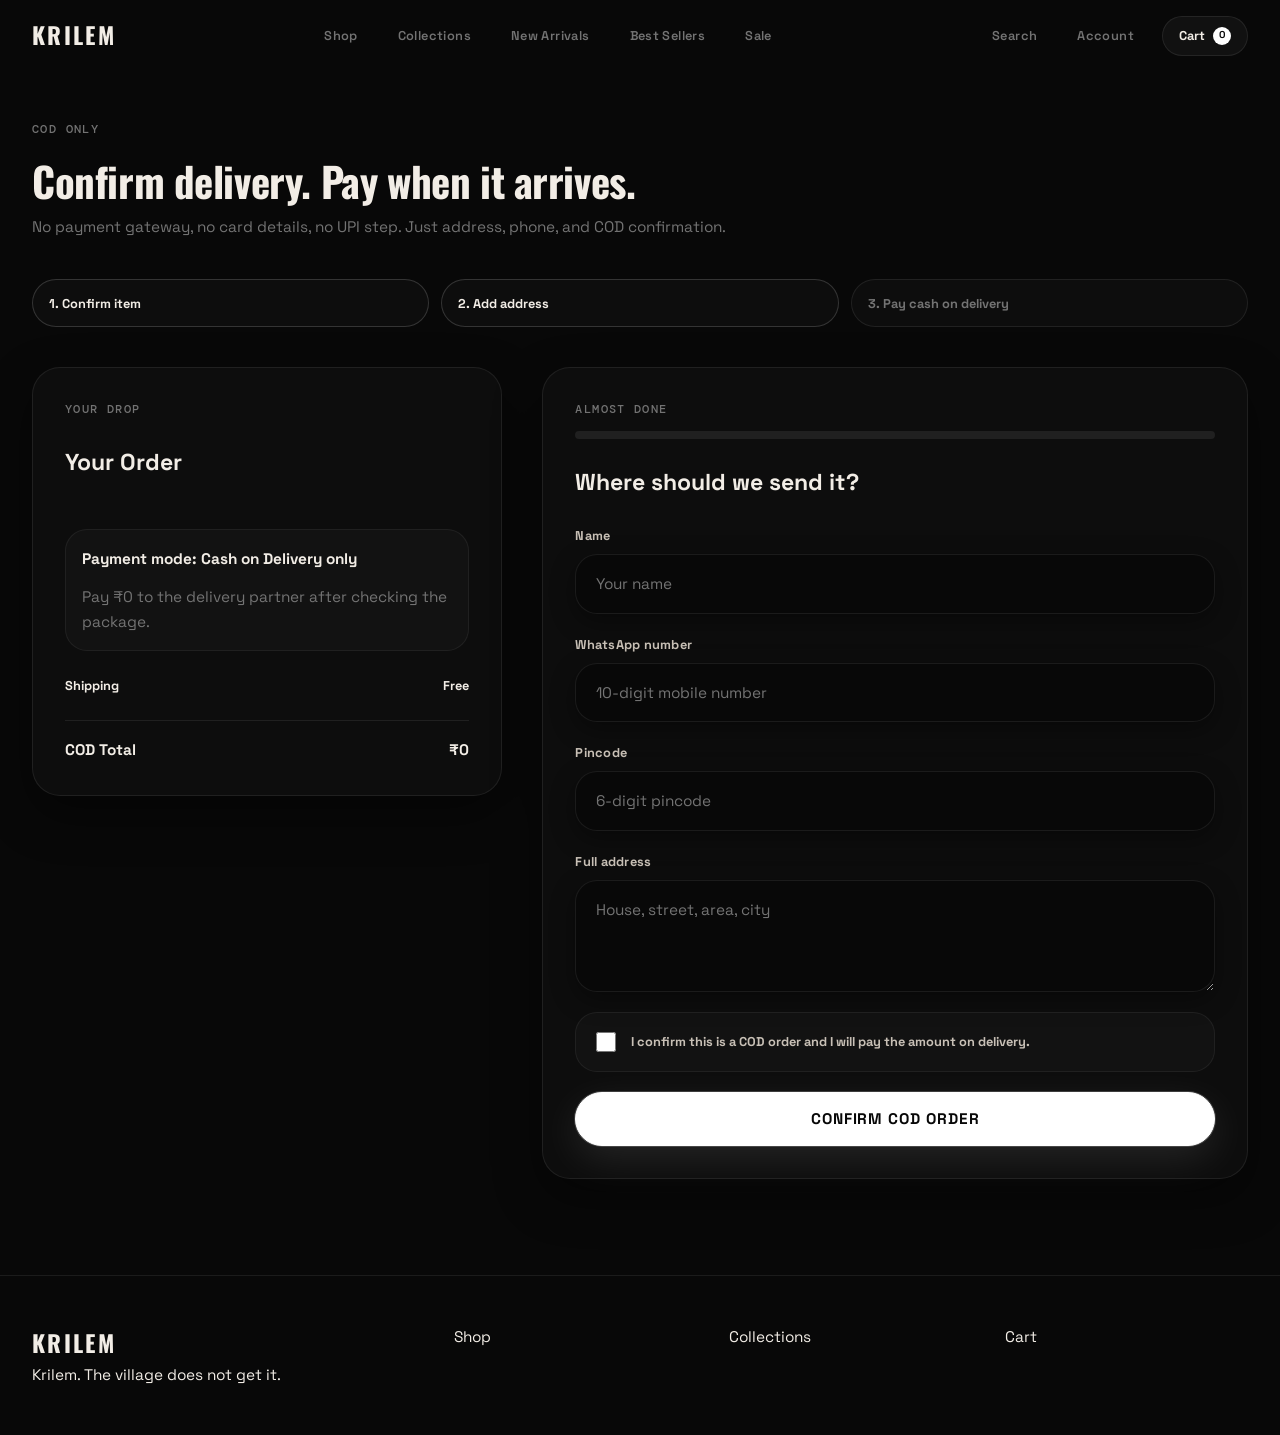
<file: cart.html>
<!DOCTYPE html>
<html lang="en">
<head>
  <meta charset="UTF-8">
  <meta name="viewport" content="width=device-width, initial-scale=1.0">
  <meta name="description" content="Review your Krilem cart and place a Cash on Delivery order. No payment gateway needed — pay when your tee arrives.">
  <title>COD Order | Krilem</title>
  <link rel="icon" href="./favicon.ico" type="image/x-icon">
  <link rel="preconnect" href="https://fonts.googleapis.com">
  <link rel="preconnect" href="https://fonts.gstatic.com" crossorigin>
  <link href="https://fonts.googleapis.com/css2?family=DM+Mono:wght@400;500&family=Oswald:wght@500;600;700&family=Space+Grotesk:wght@400;500;600;700&display=swap" rel="stylesheet">
  <link rel="stylesheet" href="./css/tokens.css">
  <link rel="stylesheet" href="./css/base.css">
  <link rel="stylesheet" href="./css/components.css">
  <link rel="stylesheet" href="./css/pages/cart.css">
</head>
<body>
  <a href="#main" class="sr-only">Skip to content</a>
  <header class="site-header" data-header>
    <div class="container nav-wrap">
      <a class="brand" href="./index.html">Krilem</a>
      <nav class="nav-links" aria-label="Primary"><a class="nav-link" href="./shop.html">Shop</a><a class="nav-link" href="./collections/anime.html">Collections</a><a class="nav-link" href="./new-arrivals.html">New Arrivals</a><a class="nav-link" href="./best-sellers.html">Best Sellers</a><a class="nav-link" href="./sale.html">Sale</a></nav>
      <div class="nav-actions"><a class="icon-link" href="./shop.html">Search</a><a class="icon-link" href="./account.html">Account</a><button class="cart-button" type="button" data-open-cart>Cart <span class="cart-count" data-cart-count>0</span></button></div>
      <button class="menu-toggle" type="button" data-menu-toggle aria-expanded="false" aria-label="Open menu">Menu</button>
    </div>
    <nav class="mobile-menu" data-mobile-menu aria-label="Mobile"><a class="nav-link" href="./shop.html">Shop</a><a class="nav-link" href="./collections/anime.html">Collections</a><a class="nav-link" href="./new-arrivals.html">New Arrivals</a><a class="nav-link" href="./best-sellers.html">Best Sellers</a><a class="nav-link" href="./sale.html">Sale</a><a class="nav-link" href="./cart.html">Cart</a></nav>
  </header>

  <main id="main" class="container checkout-wrap">
    <section class="checkout-hero">
      <p class="section-kicker">COD Only</p>
      <h1 class="section-title">Confirm delivery. Pay when it arrives.</h1>
      <p class="muted">No payment gateway, no card details, no UPI step. Just address, phone, and COD confirmation.</p>
    </section>

    <div class="cod-steps" aria-label="COD order steps">
      <span class="cod-step is-active">1. Confirm item</span>
      <span class="cod-step is-active">2. Add address</span>
      <span class="cod-step">3. Pay cash on delivery</span>
    </div>

    <div class="checkout-grid">
      <section class="checkout-panel order-summary" aria-labelledby="cart-review">
        <p class="section-kicker">Your Drop</p>
        <h2 id="cart-review">Your Order</h2>
        <!-- Populated dynamically from localStorage cart -->
        <div data-order-summary></div>
        <div class="cod-note"><strong>Payment mode: Cash on Delivery only</strong><span class="muted">Pay <span data-order-total>&#8377;0</span> to the delivery partner after checking the package.</span></div>
        <div class="subtotal"><span>Shipping</span><span>Free</span></div>
        <div class="subtotal grand-total"><span>COD Total</span><span data-order-total>&#8377;0</span></div>
      </section>

      <section class="checkout-panel" aria-labelledby="checkout-form">
        <div class="checkout-progress">
          <p class="section-kicker">Almost Done</p>
          <div class="progress-track" aria-hidden="true"><span class="progress-fill"></span></div>
        </div>
        <h2 id="checkout-form">Where should we send it?</h2>
        <form class="form-grid" data-checkout-form>
          <div class="field"><label for="name">Name</label><input id="name" name="name" autocomplete="name" placeholder="Your name" required></div>
          <div class="field"><label for="phone">WhatsApp number</label><input id="phone" name="phone" autocomplete="tel" inputmode="numeric" placeholder="10-digit mobile number" pattern="[6-9][0-9]{9}" title="Enter a valid 10-digit Indian mobile number" required></div>
          <div class="field"><label for="pincode">Pincode</label><input id="pincode" name="pincode" inputmode="numeric" autocomplete="postal-code" maxlength="6" pattern="[0-9]{6}" title="Enter a valid 6-digit pincode" placeholder="6-digit pincode" required></div>
          <div class="field"><label for="address">Full address</label><textarea id="address" name="address" autocomplete="street-address" placeholder="House, street, area, city" required></textarea></div>
          <label class="cod-confirm"><input type="checkbox" required> <span data-cod-confirm-label>I confirm this is a COD order and I will pay the amount on delivery.</span></label>
          <button class="btn btn-primary btn-buy" type="submit">Confirm COD Order</button>
        </form>
        <div class="checkout-success" data-checkout-success><span class="success-mark">&#10003;</span><strong>COD order locked.</strong><span class="muted">We will WhatsApp you before dispatch. Keep <span data-success-amount></span> ready at delivery.</span></div>
      </section>
    </div>
  </main>

  <aside class="cart-drawer" data-cart-drawer aria-label="Cart drawer"><div class="cart-backdrop" data-cart-backdrop></div><div class="drawer-panel"><div class="drawer-head"><h2>Your Cart</h2><button class="drawer-close" type="button" data-close-cart aria-label="Close cart">Close</button></div><div class="cart-items" data-cart-items></div><div class="drawer-foot"><div class="subtotal"><span>Subtotal</span><span data-cart-total>&#8377;0</span></div><a class="btn btn-primary" href="./cart.html">Confirm COD</a></div></div></aside>
  <footer class="site-footer"><div class="container footer-grid"><div><a class="brand" href="./index.html">Krilem</a><p>Krilem. The village does not get it.</p></div><a href="./shop.html">Shop</a><a href="./collections/anime.html">Collections</a><a href="./cart.html">Cart</a></div></footer>
  <script src="./js/cart.js"></script><script src="./js/nav.js"></script><script src="./js/checkout.js"></script>
</body>
</html>
</file>
<file: css/tokens.css>
:root {
  --bg: #080808;
  --bg-soft: #0d0d0d;
  --bg-elevated: #111111;
  --bg-card: #0f0f0f;
  --panel: rgba(255,255,255,0.04);
  --glass: rgba(255,255,255,0.06);
  --line: rgba(255,255,255,0.08);
  --line-strong: rgba(255,255,255,0.16);
  --text: #f2ede6;
  --text-soft: #c8c0b6;
  --text-dim: #737373;
  --accent: #f2ede6;
  --accent-warm: #e8d5b0;
  --cta: #ffffff;
  --danger: #e85555;
  --danger-soft: rgba(232,85,85,0.08);
  --danger-glow: rgba(232,85,85,0.25);
  --success: #5fd68a;
  --gold: #c9a84c;
  --shadow-xs: 0 2px 8px rgba(0,0,0,0.28);
  --shadow-sm: 0 8px 24px rgba(0,0,0,0.36);
  --shadow-md: 0 18px 48px rgba(0,0,0,0.44);
  --shadow-lg: 0 28px 72px rgba(0,0,0,0.56);
  --glow-cta: 0 0 0 1px rgba(255,255,255,0.18), 0 12px 40px rgba(255,255,255,0.10);
  --max: 1240px;
  --header-h: 72px;
  --ease: 280ms cubic-bezier(0.22, 1, 0.36, 1);
  --ease-fast: 160ms cubic-bezier(0.22, 1, 0.36, 1);
  --r-sm: 10px;
  --r-md: 14px;
  --r-lg: 18px;
  --r-xl: 22px;
  --r-2xl: 28px;
  --r-pill: 999px;
  --safe-bottom: env(safe-area-inset-bottom, 0px);
  --space-1: 4px;
  --space-2: 8px;
  --space-3: 12px;
  --space-4: 16px;
  --space-5: 20px;
  --space-6: 24px;
  --space-8: 32px;
  --space-10: 40px;
  --space-12: 48px;
  --space-16: 64px;
  --space-20: 80px;
  --space-24: 96px;
  --space-28: 112px;
  --fs-display: clamp(2.8rem, 6vw, 5.2rem);
  --fs-section: clamp(1.9rem, 3.2vw, 3rem);
  --fs-sub: clamp(1.6rem, 2.6vw, 2.4rem);
  --fs-card: clamp(1.1rem, 2vw, 1.5rem);
  --fs-sm-heading: clamp(1rem, 1.8vw, 1.25rem);
  --fs-body-lg: clamp(1.05rem, 1.6vw, 1.18rem);
  --fs-body: clamp(0.88rem, 1.2vw, 0.975rem);
  --fs-body-sm: clamp(0.8rem, 1vw, 0.875rem);
  --fs-caption: clamp(0.68rem, 0.9vw, 0.75rem);
  --fs-label: clamp(0.68rem, 0.9vw, 0.78rem);
  --fs-price: clamp(1.4rem, 2.2vw, 1.8rem);
  --font-body: "Space Grotesk", system-ui, sans-serif;
  --font-display: "Oswald", Impact, sans-serif;
  --font-mono: "DM Mono", ui-monospace, monospace;
}

@media (max-width: 1024px) {
  :root { --header-h: 64px; }
}
</file>
<file: css/base.css>
*, *::before, *::after { box-sizing: border-box; }

html {
  scroll-behavior: smooth;
  background: var(--bg);
  -webkit-text-size-adjust: 100%;
}

body {
  margin: 0;
  min-width: 320px;
  background: var(--bg);
  color: var(--text);
  font-family: var(--font-body);
  font-size: var(--fs-body);
  line-height: 1.65;
  -webkit-font-smoothing: antialiased;
}

/* Subtle noise texture overlay */
body::before {
  content: "";
  position: fixed;
  inset: 0;
  z-index: -1;
  pointer-events: none;
  opacity: 0.04;
  background-image: url("data:image/svg+xml,%3Csvg viewBox='0 0 256 256' xmlns='http://www.w3.org/2000/svg'%3E%3Cfilter id='noise'%3E%3CfeTurbulence type='fractalNoise' baseFrequency='0.9' numOctaves='4' stitchTiles='stitch'/%3E%3C/filter%3E%3Crect width='100%25' height='100%25' filter='url(%23noise)'/%3E%3C/svg%3E");
  background-repeat: repeat;
  background-size: 200px;
}

body.nav-open, body.cart-open, body.modal-open { overflow: hidden; }

img, picture { display: block; max-width: 100%; }
button, input, select, textarea { font: inherit; }
button { cursor: pointer; }
a { color: inherit; text-decoration: none; }
h1, h2, h3, h4, p { margin: 0; }

main {
  min-height: 100vh;
  animation: page-in var(--ease) both;
}

.container {
  width: min(100% - (var(--space-5) * 2), var(--max));
  margin-inline: auto;
}

.section { padding-block: var(--space-20); }
.section-tight { padding-block: var(--space-12); }

.section-kicker, .label {
  font-family: var(--font-mono);
  font-size: var(--fs-label);
  font-weight: 500;
  letter-spacing: 0.12em;
  text-transform: uppercase;
  color: var(--text-dim);
}

.section-title {
  margin-top: var(--space-2);
  font-family: var(--font-display);
  font-size: var(--fs-section);
  line-height: 1.05;
  font-weight: 700;
  letter-spacing: -0.01em;
}

.section-head {
  display: flex;
  align-items: flex-end;
  justify-content: space-between;
  gap: var(--space-4);
  margin-bottom: var(--space-10);
}

.muted { color: var(--text-dim); }

.divider {
  height: 1px;
  background: var(--line);
  margin-block: var(--space-8);
}

.sr-only {
  position: absolute; width: 1px; height: 1px;
  padding: 0; margin: -1px; overflow: hidden;
  clip: rect(0,0,0,0); white-space: nowrap; border: 0;
}

.sr-only:focus {
  position: fixed; inset: var(--space-4) auto auto var(--space-4);
  z-index: 9999; width: auto; height: auto;
  padding: var(--space-3) var(--space-4); clip: auto;
  background: var(--accent); color: var(--bg); border-radius: var(--r-pill);
}

:focus-visible {
  outline: 0;
  box-shadow: 0 0 0 2px rgba(255,255,255,0.5);
  border-radius: var(--r-sm);
}

.reveal {
  opacity: 0;
  transform: translateY(20px);
  transition: opacity 480ms cubic-bezier(0.22,1,0.36,1), transform 480ms cubic-bezier(0.22,1,0.36,1);
}
.reveal.revealed { opacity: 1; transform: translateY(0); }

@media (min-width: 768px) {
  .container { width: min(100% - (var(--space-8) * 2), var(--max)); }
  .section { padding-block: var(--space-24); }
}

@media (prefers-reduced-motion: reduce) {
  *, *::before, *::after {
    animation-duration: 1ms !important;
    transition-duration: 1ms !important;
    scroll-behavior: auto !important;
  }
}

@keyframes page-in {
  from { opacity: 0; transform: translateY(12px); }
  to { opacity: 1; transform: translateY(0); }
}
</file>
<file: css/components.css>
/* ─── HEADER ─────────────────────────────────────── */
.site-header {
  position: sticky;
  top: 0;
  z-index: 80;
  height: var(--header-h);
  border-bottom: 1px solid transparent;
  background: transparent;
  transition: background var(--ease), border-color var(--ease), backdrop-filter var(--ease);
}

.site-header.is-scrolled,
.site-header.nav-open {
  background: rgba(8,8,8,0.92);
  backdrop-filter: blur(20px) saturate(1.4);
  border-bottom-color: var(--line);
}

.nav-wrap {
  display: flex;
  align-items: center;
  justify-content: space-between;
  height: 100%;
  gap: var(--space-4);
}

.brand {
  font-family: var(--font-display);
  font-size: clamp(1.15rem, 2vw, 1.45rem);
  font-weight: 700;
  letter-spacing: 0.1em;
  text-transform: uppercase;
  color: var(--text);
}

.nav-links, .nav-actions {
  display: none;
  align-items: center;
  gap: var(--space-4);
}

.nav-link, .icon-link {
  min-height: 40px;
  display: inline-flex;
  align-items: center;
  color: var(--text-dim);
  font-size: var(--fs-body-sm);
  font-weight: 600;
  letter-spacing: 0.03em;
  border-radius: var(--r-pill);
  padding-inline: var(--space-3);
  transition: color var(--ease-fast);
}

.nav-link:hover, .icon-link:hover { color: var(--text); }

.cart-button {
  min-width: 40px;
  min-height: 40px;
  border: 1px solid var(--line);
  border-radius: var(--r-pill);
  background: var(--panel);
  color: var(--text);
  font-size: var(--fs-body-sm);
  font-weight: 700;
  padding-inline: var(--space-4);
  display: inline-flex;
  align-items: center;
  gap: var(--space-2);
  transition: border-color var(--ease-fast), background var(--ease-fast);
}

.cart-button:hover { border-color: var(--line-strong); background: var(--glass); }

.menu-toggle {
  min-width: 40px;
  min-height: 40px;
  border: 1px solid var(--line);
  border-radius: var(--r-md);
  background: var(--panel);
  color: var(--text);
  font-size: var(--fs-body-sm);
  font-weight: 700;
  padding-inline: var(--space-3);
  transition: border-color var(--ease-fast);
}

.menu-toggle:hover { border-color: var(--line-strong); }

.cart-count {
  display: inline-grid;
  place-items: center;
  min-width: 18px;
  min-height: 18px;
  border-radius: var(--r-pill);
  background: var(--cta);
  color: var(--bg);
  font-size: 10px;
  font-weight: 800;
}

.mobile-menu {
  position: fixed;
  inset: calc(var(--header-h) + 8px) var(--space-4) auto;
  display: grid;
  gap: var(--space-1);
  padding: var(--space-3);
  border: 1px solid var(--line);
  border-radius: var(--r-xl);
  background: rgba(12,12,12,0.96);
  backdrop-filter: blur(24px);
  box-shadow: var(--shadow-lg);
  opacity: 0;
  pointer-events: none;
  transform: translateY(-8px);
  transition: opacity var(--ease), transform var(--ease);
}

.mobile-menu.is-open {
  opacity: 1;
  pointer-events: auto;
  transform: translateY(0);
}

.mobile-menu .nav-link {
  padding: var(--space-3) var(--space-4);
  border-radius: var(--r-md);
  font-size: var(--fs-body);
  color: var(--text-soft);
}

.mobile-menu .nav-link:hover {
  background: var(--panel);
  color: var(--text);
}

/* ─── BUTTONS ─────────────────────────────────────── */
.btn {
  min-height: 46px;
  display: inline-flex;
  align-items: center;
  justify-content: center;
  gap: var(--space-2);
  border: 1px solid var(--line);
  border-radius: var(--r-pill);
  padding: var(--space-3) var(--space-6);
  background: transparent;
  color: var(--text);
  font-size: var(--fs-body-sm);
  font-weight: 700;
  letter-spacing: 0.02em;
  transition: transform var(--ease-fast), background var(--ease-fast), border-color var(--ease-fast), box-shadow var(--ease-fast);
}

.btn:hover { transform: translateY(-2px); border-color: var(--line-strong); }
.btn:active { transform: scale(0.98); }

.btn-primary {
  width: 100%;
  background: var(--cta);
  border-color: var(--cta);
  color: #080808;
  font-weight: 800;
  letter-spacing: 0.04em;
}

.btn-primary:hover {
  background: #e8e8e8;
  border-color: #e8e8e8;
  box-shadow: 0 8px 28px rgba(255,255,255,0.12);
}

.btn-secondary {
  background: var(--bg-elevated);
  border-color: var(--line);
  color: var(--text-soft);
}

.btn-secondary:hover { color: var(--text); }

.btn-buy {
  min-height: 54px;
  font-size: var(--fs-body);
  font-weight: 800;
  letter-spacing: 0.06em;
  text-transform: uppercase;
  background: #fff;
  border-color: #fff;
  color: #080808;
  box-shadow: var(--glow-cta);
  transition: background var(--ease-fast), transform var(--ease-fast), box-shadow var(--ease-fast);
}

.btn-buy:hover {
  background: #f0f0f0;
  border-color: #f0f0f0;
  box-shadow: 0 0 0 1px rgba(255,255,255,0.22), 0 16px 48px rgba(255,255,255,0.15);
  transform: translateY(-2px);
}

.btn-buy:active { transform: scale(0.98); }
.btn.is-loading { opacity: 0.6; pointer-events: none; }

/* ─── TRUST BAR ───────────────────────────────────── */
.trust-bar {
  border-top: 1px solid var(--line);
  border-bottom: 1px solid var(--line);
  padding-block: var(--space-4);
  background: var(--bg-soft);
  overflow: hidden;
}

.trust-bar-inner {
  display: flex;
  align-items: center;
  justify-content: center;
  flex-wrap: wrap;
  gap: var(--space-2) var(--space-6);
}

.trust-item {
  display: flex;
  align-items: center;
  gap: var(--space-2);
  font-size: var(--fs-body-sm);
  font-weight: 600;
  color: var(--text-dim);
  white-space: nowrap;
}

.trust-item svg { flex-shrink: 0; }
.trust-divider { color: var(--line-strong); font-size: 1.1rem; }

/* ─── PRODUCT GRID ────────────────────────────────── */
.product-grid {
  display: grid;
  grid-template-columns: repeat(2, 1fr);
  gap: var(--space-4);
}

.product-card {
  display: grid;
  gap: var(--space-3);
  border-radius: var(--r-lg);
  background: var(--bg-card);
  border: 1px solid transparent;
  transition: border-color var(--ease-fast), transform var(--ease-fast), box-shadow var(--ease-fast);
}

.product-card:hover {
  border-color: var(--line);
  box-shadow: var(--shadow-sm);
  transform: translateY(-3px);
}

.product-card__media {
  position: relative;
  overflow: hidden;
  aspect-ratio: 4 / 5;
  border-radius: var(--r-lg) var(--r-lg) 0 0;
  background: var(--bg-elevated);
}

.product-card__media img {
  width: 100%;
  height: 100%;
  object-fit: cover;
  transition: transform 400ms cubic-bezier(0.22,1,0.36,1);
}

.product-card:hover .product-card__media img { transform: scale(1.04); }

.product-card__badge {
  position: absolute;
  top: var(--space-3);
  left: var(--space-3);
  padding: var(--space-1) var(--space-3);
  border-radius: var(--r-pill);
  background: var(--bg);
  border: 1px solid var(--line);
  font-size: 10px;
  font-weight: 800;
  letter-spacing: 0.08em;
  text-transform: uppercase;
  color: var(--text-soft);
}

.product-card__badge.hot { background: var(--danger-soft); border-color: var(--danger); color: var(--danger); }

.product-card__body {
  display: grid;
  gap: var(--space-2);
  padding: var(--space-3) var(--space-4) var(--space-4);
}

.product-card h3 {
  font-size: var(--fs-body);
  font-weight: 700;
  line-height: 1.3;
  color: var(--text);
}

.product-meta {
  display: flex;
  align-items: center;
  justify-content: space-between;
  gap: var(--space-2);
}

.product-price {
  font-size: var(--fs-body);
  font-weight: 800;
  color: var(--text);
}

.rating {
  font-size: var(--fs-caption);
  font-weight: 700;
  color: var(--gold);
}

/* ─── REVIEWS ─────────────────────────────────────── */
.review-grid {
  display: grid;
  gap: var(--space-4);
}

.review-card {
  padding: var(--space-5) var(--space-6);
  border: 1px solid var(--line);
  border-radius: var(--r-xl);
  background: var(--bg-card);
  transition: border-color var(--ease-fast);
}

.review-card:hover { border-color: var(--line-strong); }

.review-header {
  display: flex;
  align-items: center;
  gap: var(--space-3);
  margin-bottom: var(--space-3);
}

.review-avatar {
  width: 36px;
  height: 36px;
  flex-shrink: 0;
  display: grid;
  place-items: center;
  border-radius: var(--r-pill);
  background: var(--bg-elevated);
  border: 1px solid var(--line);
  font-family: var(--font-mono);
  font-size: var(--fs-caption);
  color: var(--text-dim);
}

.review-stars {
  color: var(--gold);
  font-size: var(--fs-body-sm);
  letter-spacing: 0.05em;
}

.review-name {
  font-size: var(--fs-body-sm);
  font-weight: 700;
  color: var(--text-soft);
}

.review-location {
  font-size: var(--fs-caption);
  color: var(--text-dim);
}

.review-text {
  font-size: var(--fs-body);
  color: var(--text-soft);
  line-height: 1.6;
}

.review-verified {
  margin-top: var(--space-3);
  font-size: var(--fs-caption);
  color: var(--success);
  font-weight: 700;
  letter-spacing: 0.06em;
  text-transform: uppercase;
  font-family: var(--font-mono);
}

/* ─── BADGES ──────────────────────────────────────── */
.badge {
  display: inline-flex;
  align-items: center;
  gap: var(--space-1);
  padding: var(--space-1) var(--space-3);
  border-radius: var(--r-pill);
  font-size: var(--fs-caption);
  font-weight: 800;
  letter-spacing: 0.06em;
  text-transform: uppercase;
}

.badge-danger { background: var(--danger-soft); color: var(--danger); border: 1px solid var(--danger); }
.badge-success { background: rgba(95,214,138,0.08); color: var(--success); border: 1px solid rgba(95,214,138,0.25); }
.badge-neutral { background: var(--panel); color: var(--text-dim); border: 1px solid var(--line); }

/* ─── ACCORDION ───────────────────────────────────── */
.accordion { border-top: 1px solid var(--line); }
.accordion-item { border-bottom: 1px solid var(--line); }

.accordion-trigger {
  width: 100%;
  min-height: 60px;
  display: flex;
  align-items: center;
  justify-content: space-between;
  padding: var(--space-4) 0;
  border: 0;
  background: transparent;
  color: var(--text);
  font-size: var(--fs-sm-heading);
  font-weight: 700;
  text-align: left;
  cursor: pointer;
  transition: color var(--ease-fast);
}

.accordion-trigger:hover { color: var(--text-soft); }

.accordion-icon { transition: transform var(--ease); }
.accordion-item.open .accordion-icon { transform: rotate(45deg); }

.accordion-panel {
  display: grid;
  grid-template-rows: 0fr;
  transition: grid-template-rows var(--ease);
}

.accordion-item.open .accordion-panel { grid-template-rows: 1fr; }
.accordion-panel > div { overflow: hidden; }

/* ─── CART DRAWER ─────────────────────────────────── */
.modal, .cart-drawer {
  position: fixed; inset: 0; z-index: 120;
  opacity: 0; pointer-events: none;
  transition: opacity var(--ease);
}

.modal.is-open, .cart-drawer.is-open {
  opacity: 1; pointer-events: auto;
}

.modal-backdrop, .cart-backdrop {
  position: absolute; inset: 0;
  background: rgba(0,0,0,0.75);
  backdrop-filter: blur(6px);
}

.drawer-panel {
  position: absolute;
  top: 0; right: 0;
  width: min(100%, 420px);
  height: 100%;
  display: grid;
  grid-template-rows: auto 1fr auto;
  padding: var(--space-6);
  border-left: 1px solid var(--line);
  background: rgba(10,10,10,0.98);
  backdrop-filter: blur(24px);
  box-shadow: var(--shadow-lg);
  transform: translateX(100%);
  transition: transform var(--ease);
}

.cart-drawer.is-open .drawer-panel { transform: translateX(0); }

.drawer-head {
  display: flex;
  align-items: center;
  justify-content: space-between;
  gap: var(--space-4);
  padding-bottom: var(--space-5);
  border-bottom: 1px solid var(--line);
  margin-bottom: var(--space-5);
}

.drawer-head h2 {
  font-family: var(--font-display);
  font-size: var(--fs-sm-heading);
  font-weight: 700;
  letter-spacing: 0.08em;
  text-transform: uppercase;
}

.drawer-close {
  min-width: 36px; min-height: 36px;
  border: 1px solid var(--line);
  border-radius: var(--r-md);
  background: var(--panel);
  color: var(--text-dim);
  font-size: var(--fs-body-sm);
  font-weight: 700;
  transition: border-color var(--ease-fast), color var(--ease-fast);
}

.drawer-close:hover { border-color: var(--line-strong); color: var(--text); }

.cart-items {
  display: grid;
  align-content: start;
  gap: var(--space-3);
  overflow: auto;
  padding-right: 2px;
}

.cart-line {
  display: grid;
  grid-template-columns: 60px 1fr auto;
  gap: var(--space-3);
  align-items: start;
  padding: var(--space-3);
  border: 1px solid var(--line);
  border-radius: var(--r-lg);
  background: var(--panel);
}

.cart-line img {
  width: 60px; height: 76px;
  object-fit: cover;
  border-radius: var(--r-md);
}

.qty-controls {
  display: flex;
  align-items: center;
  gap: var(--space-2);
  margin-top: var(--space-2);
}

.qty-btn {
  min-width: 28px; min-height: 28px;
  border-radius: var(--r-sm);
  font-size: 1rem;
  font-weight: 700;
  padding: 0;
  display: grid;
  place-items: center;
}

.drawer-foot {
  display: grid;
  gap: var(--space-3);
  padding-top: var(--space-5);
  border-top: 1px solid var(--line);
}

.subtotal {
  display: flex;
  justify-content: space-between;
  align-items: center;
  font-size: var(--fs-body-sm);
  font-weight: 700;
}

.subtotal.grand-total {
  font-size: var(--fs-body);
  color: var(--text);
}

.drawer-foot .btn-primary {
  min-height: 52px;
  box-shadow: var(--glow-cta);
}

/* ─── FORM ELEMENTS ───────────────────────────────── */
.field { display: grid; gap: var(--space-2); }

.field label {
  font-size: var(--fs-body-sm);
  font-weight: 700;
  color: var(--text-soft);
  letter-spacing: 0.02em;
}

.field input,
.field textarea,
.field select {
  min-height: 50px;
  width: 100%;
  border: 1px solid var(--line);
  border-radius: var(--r-md);
  padding: var(--space-3) var(--space-4);
  background: var(--bg-elevated);
  color: var(--text);
  transition: border-color var(--ease-fast), box-shadow var(--ease-fast);
}

.field input:focus,
.field textarea:focus {
  outline: none;
  border-color: var(--line-strong);
  box-shadow: 0 0 0 3px rgba(255,255,255,0.06);
}

.field input::placeholder,
.field textarea::placeholder { color: var(--text-dim); }

.field textarea { min-height: 100px; resize: vertical; }

/* ─── FOOTER ──────────────────────────────────────── */
.site-footer {
  padding-block: var(--space-12);
  border-top: 1px solid var(--line);
}

.footer-grid {
  display: grid;
  gap: var(--space-8);
}

.footer-brand p {
  margin-top: var(--space-3);
  font-size: var(--fs-body-sm);
  color: var(--text-dim);
  max-width: 28ch;
  line-height: 1.7;
}

.footer-col h4 {
  font-size: var(--fs-body-sm);
  font-weight: 800;
  letter-spacing: 0.08em;
  text-transform: uppercase;
  color: var(--text-dim);
  margin-bottom: var(--space-4);
  font-family: var(--font-mono);
}

.footer-col a {
  display: block;
  font-size: var(--fs-body-sm);
  color: var(--text-dim);
  padding-block: var(--space-1);
  transition: color var(--ease-fast);
}

.footer-col a:hover { color: var(--text-soft); }

.footer-bottom {
  display: flex;
  flex-wrap: wrap;
  justify-content: space-between;
  gap: var(--space-3);
  padding-top: var(--space-8);
  border-top: 1px solid var(--line);
  margin-top: var(--space-8);
  font-size: var(--fs-caption);
  color: var(--text-dim);
}

/* ─── WHATSAPP FLOAT ──────────────────────────────── */
.whatsapp-float {
  position: fixed;
  right: var(--space-5);
  bottom: calc(var(--space-5) + var(--safe-bottom));
  z-index: 75;
  display: inline-flex;
  align-items: center;
  gap: var(--space-2);
  min-height: 46px;
  padding-inline: var(--space-4);
  border: 1px solid var(--line);
  border-radius: var(--r-pill);
  background: rgba(10,10,10,0.9);
  backdrop-filter: blur(16px);
  box-shadow: var(--shadow-md);
  color: var(--text-soft);
  font-size: var(--fs-body-sm);
  font-weight: 700;
  transition: transform var(--ease-fast), box-shadow var(--ease-fast), color var(--ease-fast);
}

.whatsapp-float:hover {
  transform: translateY(-2px);
  box-shadow: var(--shadow-lg);
  color: var(--text);
}

/* ─── SCROLL PROGRESS ─────────────────────────────── */
.scroll-progress {
  position: fixed; top: 0; left: 0; right: 0;
  z-index: 140; height: 2px; background: transparent;
}

.scroll-progress span {
  display: block; width: 0; height: 100%;
  background: var(--accent);
  box-shadow: 0 0 12px rgba(255,255,255,0.3);
}

/* ─── SKELETON ────────────────────────────────────── */
.skeleton {
  min-height: var(--space-6); overflow: hidden; border-radius: var(--r-lg);
  background: linear-gradient(90deg, rgba(255,255,255,0.03), rgba(255,255,255,0.07), rgba(255,255,255,0.03));
  background-size: 220% 100%;
  animation: skeleton-shimmer 1.4s linear infinite;
}

@keyframes skeleton-shimmer {
  to { background-position: -220% 0; }
}

/* ─── RESPONSIVE ──────────────────────────────────── */
@media (min-width: 768px) {
  .product-grid { grid-template-columns: repeat(3, 1fr); gap: var(--space-5); }
  .review-grid { grid-template-columns: repeat(3, 1fr); }
  .footer-grid { grid-template-columns: 1.6fr repeat(3, 1fr); }
}

@media (min-width: 1024px) {
  .menu-toggle, .mobile-menu { display: none; }
  .nav-links, .nav-actions { display: flex; }
  .product-grid { grid-template-columns: repeat(4, 1fr); }
}
</file>
<file: css/pages/cart.css>
.checkout-wrap {
  display: grid;
  gap: var(--space-10);
  padding-block: var(--space-12) var(--space-24);
}

.checkout-grid {
  display: grid;
  gap: var(--space-10);
}

.checkout-hero {
  display: grid;
  gap: var(--space-3);
  max-width: 760px;
}

.cod-steps {
  display: grid;
  gap: var(--space-3);
}

.cod-step {
  min-height: 48px;
  display: flex;
  align-items: center;
  padding-inline: var(--space-4);
  border: 1px solid var(--line);
  border-radius: var(--r-pill);
  background: rgba(255,255,255,0.024);
  color: var(--text-dim);
  font-size: var(--fs-body-sm);
  font-weight: 800;
}

.cod-step.is-active {
  border-color: var(--line-strong);
  color: var(--text);
}

.checkout-panel {
  display: grid;
  gap: var(--space-6);
  padding: var(--space-8);
  border: 1px solid var(--line);
  border-radius: var(--r-2xl);
  background: var(--bg-soft);
  box-shadow: var(--shadow-md);
}

.checkout-line {
  display: grid;
  grid-template-columns: 84px 1fr;
  gap: var(--space-4);
  align-items: center;
  padding: var(--space-4);
  border: 1px solid rgba(255,255,255,0.06);
  border-radius: var(--r-xl);
  background: rgba(255,255,255,0.025);
  box-shadow: var(--shadow-sm);
}

.checkout-line img {
  width: 84px;
  height: 104px;
  object-fit: cover;
  border-radius: var(--r-xl);
}

.form-grid {
  display: grid;
  gap: var(--space-5);
}

.checkout-progress {
  display: grid;
  gap: var(--space-3);
}

.progress-track {
  height: var(--space-2);
  overflow: hidden;
  border-radius: var(--r-pill);
  background: rgba(255,255,255,0.08);
}

.progress-fill {
  width: 88%;
  height: 100%;
  border-radius: inherit;
  background: var(--accent);
  box-shadow: var(--shadow-glow);
}

.field {
  display: grid;
  gap: var(--space-2);
}

.field label {
  color: var(--text-soft);
  font-size: var(--fs-body-sm);
  font-weight: 700;
}

.field input,
.field textarea {
  min-height: 58px;
  border: 1px solid var(--line);
  border-radius: var(--r-xl);
  padding: var(--space-4) var(--space-5);
  background: var(--bg);
  color: var(--text);
  box-shadow: var(--shadow-sm);
  transition: border-color var(--ease), background-color var(--ease), box-shadow var(--ease), transform var(--ease);
}

.field input:focus,
.field textarea:focus {
  border-color: var(--line-strong);
  background: var(--bg-elevated);
  box-shadow: var(--shadow-md);
  transform: translateY(calc(var(--space-1) * -1));
}

.field textarea {
  min-height: 112px;
  resize: vertical;
}

.quick-pay-row,
.cod-note,
.cod-confirm,
.checkout-success {
  display: grid;
  gap: var(--space-3);
  padding: var(--space-4);
  border: 1px solid rgba(255,255,255,0.06);
  border-radius: var(--r-xl);
  background: rgba(255,255,255,0.025);
}

.cod-confirm {
  grid-template-columns: auto 1fr;
  align-items: center;
  color: var(--text-soft);
  font-size: var(--fs-body-sm);
  font-weight: 700;
}

.cod-confirm input {
  width: var(--space-5);
  height: var(--space-5);
  accent-color: var(--accent);
}

.grand-total {
  padding-top: var(--space-4);
  border-top: 1px solid var(--line);
  color: var(--text);
  font-size: var(--fs-body-lg);
}

.checkout-success {
  display: none;
  text-align: center;
}

.checkout-success.is-visible {
  display: grid;
  animation: success-pop var(--ease);
}

.success-mark {
  width: var(--space-16);
  height: var(--space-16);
  display: grid;
  place-items: center;
  margin-inline: auto;
  border-radius: var(--r-pill);
  background: var(--success);
  color: var(--bg);
  font-weight: 800;
  box-shadow: 0 0 40px rgba(121,227,159,0.24);
}

@keyframes success-pop {
  from {
    opacity: 0;
    transform: translateY(var(--space-4)) scale(0.98);
  }

  to {
    opacity: 1;
    transform: translateY(0) scale(1);
  }
}

@media (min-width: 1024px) {
  .cod-steps {
    grid-template-columns: repeat(3, 1fr);
  }

  .checkout-grid {
    grid-template-columns: 0.8fr 1.2fr;
    align-items: start;
  }
}
</file>
